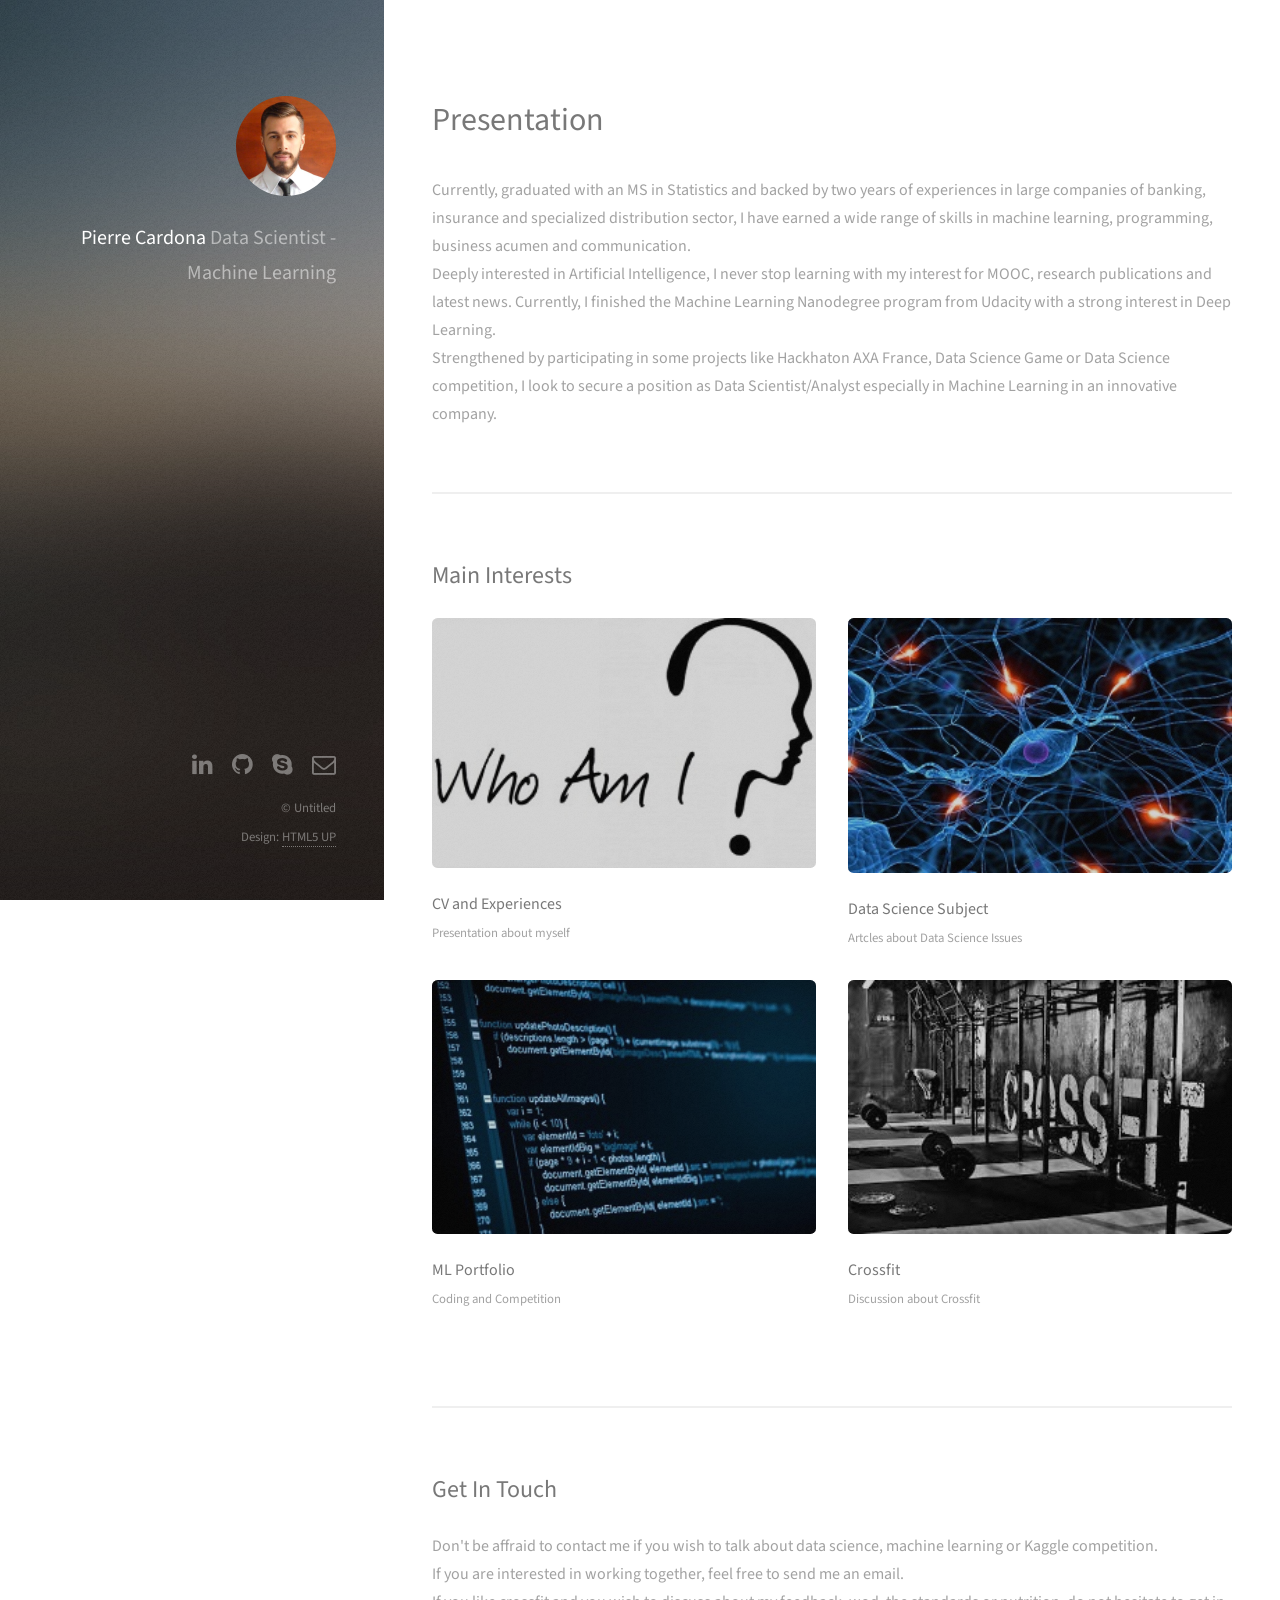
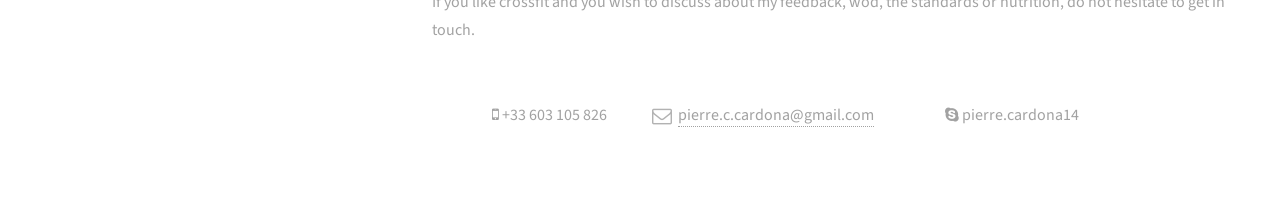
<file: index.html>
<!DOCTYPE HTML>
<!--
	Strata by HTML5 UP
	html5up.net | @ajlkn
	Free for personal and commercial use under the CCA 3.0 license (html5up.net/license)
-->
<html>
	<head>
		<title>Pierre-Cardona-ML</title>
		<meta charset="utf-8"  />
		<meta name="viewport" content="width=device-width, initial-scale=1" />
		<!--[if lte IE 8]><script src="assets/js/ie/html5shiv.js"></script><![endif]-->
		<link rel="stylesheet" href="assets/css/main.css" />
		<!--[if lte IE 8]><link rel="stylesheet" href="assets/css/ie8.css" /><![endif]-->
	</head>
	<body id="top">

		<!-- Header -->
			<header id="header">
				<div class="inner">
					<a href="#" class="image avatar"><img src="images/avatar.jpg" alt="" /></a>
					<h1><strong>Pierre Cardona</strong> <br /><br />
					Data Scientist - Machine Learning</h1>
				</div>
			
			</header>

		<!-- Main -->
			<div id="main">

					<!--section id="one-bis">
						<div class="row">
							<ul class="actions">

								<li><a href="#" class="button special">CV and Experiences</a></li>
								<li><a href="#" class="button special">Data Science Articles</a></li>
								<li><a href="#" class="button special">ML Portfolio</a></li>
								<li><a href="#" class="button special">Crossfit</a></li>
							</ul>
						</div>
					</section>



				<!-- One -->
					<section id="one">
						<header class="major">
							<h2>Presentation
						</header>
						<p>Currently, graduated with an MS in Statistics and backed by two years of experiences in large companies of banking, insurance and specialized distribution sector, I have earned a wide range of skills in machine learning, programming, business acumen and communication. <br />

						Deeply interested in Artificial Intelligence, I never stop learning with my interest for MOOC, research publications and latest news. Currently, I finished the Machine Learning Nanodegree program from Udacity with a strong interest in Deep Learning. <br />

						Strengthened by participating in some projects like Hackhaton AXA France, Data Science Game or Data Science competition, I look to secure a position as Data Scientist/Analyst especially in Machine Learning in an innovative company.</p>
					</section>



				<!-- Two -->
					<section id="two">
						<h2>Main Interests</h2>
						<div class="row">
							<article class="6u 12u$(xsmall) work-item">
								<a href="images/fulls/who.jpg" class="image fit thumb"><img src="images/thumbs/who.jpg" alt="" /></a>
								<h3>CV and Experiences</h3>
								<p>Presentation about myself</p>
							</article>
							<article class="6u$ 12u$(xsmall) work-item">
								<a href="images/fulls/nn.jpg" class="image fit thumb"><img src="images/thumbs/nn.jpg" alt="" /></a>
								<h3>Data Science Subject</h3>
								<p>Artcles about Data Science Issues</p>
							</article>
							<article class="6u 12u$(xsmall) work-item">
								<a href="images/fulls/programming.jpg" class="image fit thumb"><img src="images/thumbs/programming.jpg" alt="" /></a>
								<h3>ML Portfolio</h3>
								<p>Coding and Competition</p>
							</article>
							<article class="6u$ 12u$(xsmall) work-item">
								<a href="images/fulls/crossfit.jpg" class="image fit thumb"><img src="images/thumbs/crossfit.jpg" alt="" /></a>
								<h3>Crossfit</h3>
								<p> Discussion about Crossfit</p>
							</article>
						</div>
					</section>







				<!-- Three -->
					<section id="three">
						<h2>Get In Touch</h2>
						<p> Don't be affraid to contact me if you wish to talk about data science, machine learning or Kaggle competition. <br />
						If you are interested in working together, feel free to send me an email. <br />
						If you like crossfit and you wish to discuss about my feedback, wod, the standards or nutrition, do not hesitate to get in touch.  </p>
						<div class="inner">
								<ul class="labeled-icons">
									<li>
										<a class="icon fa-mobile"><span class="label">Phone</span></a>
										+33 603 105 826
									</li>
									<li>
										<h3 class="icon fa-envelope-o"><span class="label">Email</span></h3>
										<a href="mailto:pierre.c.cardona@gmail.com ">pierre.c.cardona@gmail.com</a>
									</li>
									<li>
										<a class="icon fa-skype"><span class="label">Skype</span></a>
										pierre.cardona14
									</li>

								</ul>
						</div>
					</section>
			</div>



		<!-- Footer -->
			<footer id="footer">
				<div class="inner">
					<ul class="icons">
						<li><a href="https://ie.linkedin.com/in/pierre-cardona-1024" class="icon fa-linkedin"><span class="label">LinkedIn</span></a></li>
						<li><a href="https://github.com/PierreC1024" class="icon fa-github"><span class="label">Github</span></a></li>
						<li><a href="skype:pierre.cardona14?chat" class="icon fa-skype"><span class="label">Skype</span></a></li>
						<li><a href="mailto:pierre.c.cardona@gmail.com" class="icon fa-envelope-o"><span class="label">Email</span></a></li>
					</ul>
					<ul class="copyright">
						<li>&copy; Untitled</li><li>Design: <a href="http://html5up.net">HTML5 UP</a></li>
					</ul>
				</div>
			</footer>

		<!-- Scripts -->
			<script src="assets/js/jquery.min.js"></script>
			<script src="assets/js/jquery.poptrox.min.js"></script>
			<script src="assets/js/skel.min.js"></script>
			<script src="assets/js/util.js"></script>
			<!--[if lte IE 8]><script src="assets/js/ie/respond.min.js"></script><![endif]-->
			<script src="assets/js/main.js"></script>

	</body>
</html>
</file>
<file: assets/css/ie8.css>
/*
	Strata by HTML5 UP
	html5up.net | @ajlkn
	Free for personal and commercial use under the CCA 3.0 license (html5up.net/license)
*/

/* Button */

	input[type="submit"],
	input[type="reset"],
	input[type="button"],
	.button {
		position: relative;
		-ms-behavior: url("assets/js/ie/PIE.htc");
	}

/* Form */

	input[type="text"],
	input[type="password"],
	input[type="email"],
	select,
	textarea {
		position: relative;
		-ms-behavior: url("assets/js/ie/PIE.htc");
	}

	input[type="text"],
	input[type="password"],
	input[type="email"],
	select {
		height: 2.75em;
		line-height: 2.75em;
	}

	input[type="checkbox"] + label:before,
	input[type="radio"] + label:before {
		display: none;
	}

/* Image */

	.image {
		position: relative;
		-ms-behavior: url("assets/js/ie/PIE.htc");
	}

		.image:before, .image:after {
			display: none !important;
		}

		.image img {
			position: relative;
			-ms-behavior: url("assets/js/ie/PIE.htc");
		}

/* Header */

	#header {
		background-image: url("../../images/bg.jpg");
		background-repeat: no-repeat;
		background-size: cover;
		-ms-behavior: url("assets/js/ie/backgroundsize.min.htc");
	}

		#header h1 {
			color: #ffffff;
		}

/* Footer */

	#footer .icons a {
		color: #ffffff;
	}
</file>
<file: assets/css/main.css>
@import url("font-awesome.min.css");
@import url("https://fonts.googleapis.com/css?family=Source+Sans+Pro:400,400italic");

/*
	Strata by HTML5 UP
	html5up.net | @ajlkn
	Free for personal and commercial use under the CCA 3.0 license (html5up.net/license)
*/

/* Reset */

	html, body, div, span, applet, object, iframe, h1, h2, h3, h4, h5, h6, p, blockquote, pre, a, abbr, acronym, address, big, cite, code, del, dfn, em, img, ins, kbd, q, s, samp, small, strike, strong, sub, sup, tt, var, b, u, i, center, dl, dt, dd, ol, ul, li, fieldset, form, label, legend, table, caption, tbody, tfoot, thead, tr, th, td, article, aside, canvas, details, embed, figure, figcaption, footer, header, hgroup, menu, nav, output, ruby, section, summary, time, mark, audio, video {
		margin: 0;
		padding: 0;
		border: 0;
		font-size: 100%;
		font: inherit;
		vertical-align: baseline;
	}

	article, aside, details, figcaption, figure, footer, header, hgroup, menu, nav, section {
		display: block;
	}

	body {
		line-height: 1;
	}

	ol, ul {
		list-style: none;
	}

	blockquote, q {
		quotes: none;
	}

	blockquote:before, blockquote:after, q:before, q:after {
		content: '';
		content: none;
	}

	table {
		border-collapse: collapse;
		border-spacing: 0;
	}

	body {
		-webkit-text-size-adjust: none;
	}

/* Box Model */

	*, *:before, *:after {
		-moz-box-sizing: border-box;
		-webkit-box-sizing: border-box;
		box-sizing: border-box;
	}

/* Containers */

	.container {
		margin-left: auto;
		margin-right: auto;
	}

	.container.\31 25\25 {
		width: 100%;
		max-width: 1200px;
		min-width: 960px;
	}

	.container.\37 5\25 {
		width: 720px;
	}

	.container.\35 0\25 {
		width: 480px;
	}

	.container.\32 5\25 {
		width: 240px;
	}

	.container {
		width: 960px;
	}

	@media screen and (max-width: 1800px) {

		.container.\31 25\25 {
			width: 100%;
			max-width: 1200px;
			min-width: 960px;
		}

		.container.\37 5\25 {
			width: 720px;
		}

		.container.\35 0\25 {
			width: 480px;
		}

		.container.\32 5\25 {
			width: 240px;
		}

		.container {
			width: 960px;
		}

	}

	@media screen and (max-width: 1280px) {

		.container.\31 25\25 {
			width: 100%;
			max-width: 1200px;
			min-width: 960px;
		}

		.container.\37 5\25 {
			width: 720px;
		}

		.container.\35 0\25 {
			width: 480px;
		}

		.container.\32 5\25 {
			width: 240px;
		}

		.container {
			width: 960px;
		}

	}

	@media screen and (max-width: 980px) {

		.container.\31 25\25 {
			width: 100%;
			max-width: 1200px;
			min-width: 960px;
		}

		.container.\37 5\25 {
			width: 720px;
		}

		.container.\35 0\25 {
			width: 480px;
		}

		.container.\32 5\25 {
			width: 240px;
		}

		.container {
			width: 960px;
		}

	}

	@media screen and (max-width: 736px) {

		.container.\31 25\25 {
			width: 100%;
			max-width: 1200px;
			min-width: 960px;
		}

		.container.\37 5\25 {
			width: 720px;
		}

		.container.\35 0\25 {
			width: 480px;
		}

		.container.\32 5\25 {
			width: 240px;
		}

		.container {
			width: 960px;
		}

	}

	@media screen and (max-width: 480px) {

		.container.\31 25\25 {
			width: 100%;
			max-width: 1200px;
			min-width: 960px;
		}

		.container.\37 5\25 {
			width: 720px;
		}

		.container.\35 0\25 {
			width: 480px;
		}

		.container.\32 5\25 {
			width: 240px;
		}

		.container {
			width: 960px;
		}

	}

/* Grid */

	.row {
		border-bottom: solid 1px transparent;
		-moz-box-sizing: border-box;
		-webkit-box-sizing: border-box;
		box-sizing: border-box;
	}

	.row > * {
		float: left;
		-moz-box-sizing: border-box;
		-webkit-box-sizing: border-box;
		box-sizing: border-box;
	}

	.row:after, .row:before {
		content: '';
		display: block;
		clear: both;
		height: 0;
	}

	.row.uniform > * > :first-child {
		margin-top: 0;
	}

	.row.uniform > * > :last-child {
		margin-bottom: 0;
	}

	.row.\30 \25 > * {
		padding: 0 0 0 0em;
	}

	.row.\30 \25 {
		margin: 0 0 -1px 0em;
	}

	.row.uniform.\30 \25 > * {
		padding: 0em 0 0 0em;
	}

	.row.uniform.\30 \25 {
		margin: 0em 0 -1px 0em;
	}

	.row > * {
		padding: 0 0 0 2.5em;
	}

	.row {
		margin: 0 0 -1px -2.5em;
	}

	.row.uniform > * {
		padding: 2.5em 0 0 2.5em;
	}

	.row.uniform {
		margin: -2.5em 0 -1px -2.5em;
	}

	.row.\32 00\25 > * {
		padding: 0 0 0 5em;
	}

	.row.\32 00\25 {
		margin: 0 0 -1px -5em;
	}

	.row.uniform.\32 00\25 > * {
		padding: 5em 0 0 5em;
	}

	.row.uniform.\32 00\25 {
		margin: -5em 0 -1px -5em;
	}

	.row.\31 50\25 > * {
		padding: 0 0 0 3.75em;
	}

	.row.\31 50\25 {
		margin: 0 0 -1px -3.75em;
	}

	.row.uniform.\31 50\25 > * {
		padding: 3.75em 0 0 3.75em;
	}

	.row.uniform.\31 50\25 {
		margin: -3.75em 0 -1px -3.75em;
	}

	.row.\35 0\25 > * {
		padding: 0 0 0 1.25em;
	}

	.row.\35 0\25 {
		margin: 0 0 -1px -1.25em;
	}

	.row.uniform.\35 0\25 > * {
		padding: 1.25em 0 0 1.25em;
	}

	.row.uniform.\35 0\25 {
		margin: -1.25em 0 -1px -1.25em;
	}

	.row.\32 5\25 > * {
		padding: 0 0 0 0.625em;
	}

	.row.\32 5\25 {
		margin: 0 0 -1px -0.625em;
	}

	.row.uniform.\32 5\25 > * {
		padding: 0.625em 0 0 0.625em;
	}

	.row.uniform.\32 5\25 {
		margin: -0.625em 0 -1px -0.625em;
	}

	.\31 2u, .\31 2u\24 {
		width: 100%;
		clear: none;
		margin-left: 0;
	}

	.\31 1u, .\31 1u\24 {
		width: 91.6666666667%;
		clear: none;
		margin-left: 0;
	}

	.\31 0u, .\31 0u\24 {
		width: 83.3333333333%;
		clear: none;
		margin-left: 0;
	}

	.\39 u, .\39 u\24 {
		width: 75%;
		clear: none;
		margin-left: 0;
	}

	.\38 u, .\38 u\24 {
		width: 66.6666666667%;
		clear: none;
		margin-left: 0;
	}

	.\37 u, .\37 u\24 {
		width: 58.3333333333%;
		clear: none;
		margin-left: 0;
	}

	.\36 u, .\36 u\24 {
		width: 50%;
		clear: none;
		margin-left: 0;
	}

	.\35 u, .\35 u\24 {
		width: 41.6666666667%;
		clear: none;
		margin-left: 0;
	}

	.\34 u, .\34 u\24 {
		width: 33.3333333333%;
		clear: none;
		margin-left: 0;
	}

	.\33 u, .\33 u\24 {
		width: 25%;
		clear: none;
		margin-left: 0;
	}

	.\32 u, .\32 u\24 {
		width: 16.6666666667%;
		clear: none;
		margin-left: 0;
	}

	.\31 u, .\31 u\24 {
		width: 8.3333333333%;
		clear: none;
		margin-left: 0;
	}

	.\31 2u\24 + *,
	.\31 1u\24 + *,
	.\31 0u\24 + *,
	.\39 u\24 + *,
	.\38 u\24 + *,
	.\37 u\24 + *,
	.\36 u\24 + *,
	.\35 u\24 + *,
	.\34 u\24 + *,
	.\33 u\24 + *,
	.\32 u\24 + *,
	.\31 u\24 + * {
		clear: left;
	}

	.\-11u {
		margin-left: 91.66667%;
	}

	.\-10u {
		margin-left: 83.33333%;
	}

	.\-9u {
		margin-left: 75%;
	}

	.\-8u {
		margin-left: 66.66667%;
	}

	.\-7u {
		margin-left: 58.33333%;
	}

	.\-6u {
		margin-left: 50%;
	}

	.\-5u {
		margin-left: 41.66667%;
	}

	.\-4u {
		margin-left: 33.33333%;
	}

	.\-3u {
		margin-left: 25%;
	}

	.\-2u {
		margin-left: 16.66667%;
	}

	.\-1u {
		margin-left: 8.33333%;
	}

	@media screen and (max-width: 1800px) {

		.row > * {
			padding: 0 0 0 2.5em;
		}

		.row {
			margin: 0 0 -1px -2.5em;
		}

		.row.uniform > * {
			padding: 2.5em 0 0 2.5em;
		}

		.row.uniform {
			margin: -2.5em 0 -1px -2.5em;
		}

		.row.\32 00\25 > * {
			padding: 0 0 0 5em;
		}

		.row.\32 00\25 {
			margin: 0 0 -1px -5em;
		}

		.row.uniform.\32 00\25 > * {
			padding: 5em 0 0 5em;
		}

		.row.uniform.\32 00\25 {
			margin: -5em 0 -1px -5em;
		}

		.row.\31 50\25 > * {
			padding: 0 0 0 3.75em;
		}

		.row.\31 50\25 {
			margin: 0 0 -1px -3.75em;
		}

		.row.uniform.\31 50\25 > * {
			padding: 3.75em 0 0 3.75em;
		}

		.row.uniform.\31 50\25 {
			margin: -3.75em 0 -1px -3.75em;
		}

		.row.\35 0\25 > * {
			padding: 0 0 0 1.25em;
		}

		.row.\35 0\25 {
			margin: 0 0 -1px -1.25em;
		}

		.row.uniform.\35 0\25 > * {
			padding: 1.25em 0 0 1.25em;
		}

		.row.uniform.\35 0\25 {
			margin: -1.25em 0 -1px -1.25em;
		}

		.row.\32 5\25 > * {
			padding: 0 0 0 0.625em;
		}

		.row.\32 5\25 {
			margin: 0 0 -1px -0.625em;
		}

		.row.uniform.\32 5\25 > * {
			padding: 0.625em 0 0 0.625em;
		}

		.row.uniform.\32 5\25 {
			margin: -0.625em 0 -1px -0.625em;
		}

		.\31 2u\28xlarge\29, .\31 2u\24\28xlarge\29 {
			width: 100%;
			clear: none;
			margin-left: 0;
		}

		.\31 1u\28xlarge\29, .\31 1u\24\28xlarge\29 {
			width: 91.6666666667%;
			clear: none;
			margin-left: 0;
		}

		.\31 0u\28xlarge\29, .\31 0u\24\28xlarge\29 {
			width: 83.3333333333%;
			clear: none;
			margin-left: 0;
		}

		.\39 u\28xlarge\29, .\39 u\24\28xlarge\29 {
			width: 75%;
			clear: none;
			margin-left: 0;
		}

		.\38 u\28xlarge\29, .\38 u\24\28xlarge\29 {
			width: 66.6666666667%;
			clear: none;
			margin-left: 0;
		}

		.\37 u\28xlarge\29, .\37 u\24\28xlarge\29 {
			width: 58.3333333333%;
			clear: none;
			margin-left: 0;
		}

		.\36 u\28xlarge\29, .\36 u\24\28xlarge\29 {
			width: 50%;
			clear: none;
			margin-left: 0;
		}

		.\35 u\28xlarge\29, .\35 u\24\28xlarge\29 {
			width: 41.6666666667%;
			clear: none;
			margin-left: 0;
		}

		.\34 u\28xlarge\29, .\34 u\24\28xlarge\29 {
			width: 33.3333333333%;
			clear: none;
			margin-left: 0;
		}

		.\33 u\28xlarge\29, .\33 u\24\28xlarge\29 {
			width: 25%;
			clear: none;
			margin-left: 0;
		}

		.\32 u\28xlarge\29, .\32 u\24\28xlarge\29 {
			width: 16.6666666667%;
			clear: none;
			margin-left: 0;
		}

		.\31 u\28xlarge\29, .\31 u\24\28xlarge\29 {
			width: 8.3333333333%;
			clear: none;
			margin-left: 0;
		}

		.\31 2u\24\28xlarge\29 + *,
		.\31 1u\24\28xlarge\29 + *,
		.\31 0u\24\28xlarge\29 + *,
		.\39 u\24\28xlarge\29 + *,
		.\38 u\24\28xlarge\29 + *,
		.\37 u\24\28xlarge\29 + *,
		.\36 u\24\28xlarge\29 + *,
		.\35 u\24\28xlarge\29 + *,
		.\34 u\24\28xlarge\29 + *,
		.\33 u\24\28xlarge\29 + *,
		.\32 u\24\28xlarge\29 + *,
		.\31 u\24\28xlarge\29 + * {
			clear: left;
		}

		.\-11u\28xlarge\29 {
			margin-left: 91.66667%;
		}

		.\-10u\28xlarge\29 {
			margin-left: 83.33333%;
		}

		.\-9u\28xlarge\29 {
			margin-left: 75%;
		}

		.\-8u\28xlarge\29 {
			margin-left: 66.66667%;
		}

		.\-7u\28xlarge\29 {
			margin-left: 58.33333%;
		}

		.\-6u\28xlarge\29 {
			margin-left: 50%;
		}

		.\-5u\28xlarge\29 {
			margin-left: 41.66667%;
		}

		.\-4u\28xlarge\29 {
			margin-left: 33.33333%;
		}

		.\-3u\28xlarge\29 {
			margin-left: 25%;
		}

		.\-2u\28xlarge\29 {
			margin-left: 16.66667%;
		}

		.\-1u\28xlarge\29 {
			margin-left: 8.33333%;
		}

	}

	@media screen and (max-width: 1280px) {

		.row > * {
			padding: 0 0 0 2em;
		}

		.row {
			margin: 0 0 -1px -2em;
		}

		.row.uniform > * {
			padding: 2em 0 0 2em;
		}

		.row.uniform {
			margin: -2em 0 -1px -2em;
		}

		.row.\32 00\25 > * {
			padding: 0 0 0 4em;
		}

		.row.\32 00\25 {
			margin: 0 0 -1px -4em;
		}

		.row.uniform.\32 00\25 > * {
			padding: 4em 0 0 4em;
		}

		.row.uniform.\32 00\25 {
			margin: -4em 0 -1px -4em;
		}

		.row.\31 50\25 > * {
			padding: 0 0 0 3em;
		}

		.row.\31 50\25 {
			margin: 0 0 -1px -3em;
		}

		.row.uniform.\31 50\25 > * {
			padding: 3em 0 0 3em;
		}

		.row.uniform.\31 50\25 {
			margin: -3em 0 -1px -3em;
		}

		.row.\35 0\25 > * {
			padding: 0 0 0 1em;
		}

		.row.\35 0\25 {
			margin: 0 0 -1px -1em;
		}

		.row.uniform.\35 0\25 > * {
			padding: 1em 0 0 1em;
		}

		.row.uniform.\35 0\25 {
			margin: -1em 0 -1px -1em;
		}

		.row.\32 5\25 > * {
			padding: 0 0 0 0.5em;
		}

		.row.\32 5\25 {
			margin: 0 0 -1px -0.5em;
		}

		.row.uniform.\32 5\25 > * {
			padding: 0.5em 0 0 0.5em;
		}

		.row.uniform.\32 5\25 {
			margin: -0.5em 0 -1px -0.5em;
		}

		.\31 2u\28large\29, .\31 2u\24\28large\29 {
			width: 100%;
			clear: none;
			margin-left: 0;
		}

		.\31 1u\28large\29, .\31 1u\24\28large\29 {
			width: 91.6666666667%;
			clear: none;
			margin-left: 0;
		}

		.\31 0u\28large\29, .\31 0u\24\28large\29 {
			width: 83.3333333333%;
			clear: none;
			margin-left: 0;
		}

		.\39 u\28large\29, .\39 u\24\28large\29 {
			width: 75%;
			clear: none;
			margin-left: 0;
		}

		.\38 u\28large\29, .\38 u\24\28large\29 {
			width: 66.6666666667%;
			clear: none;
			margin-left: 0;
		}

		.\37 u\28large\29, .\37 u\24\28large\29 {
			width: 58.3333333333%;
			clear: none;
			margin-left: 0;
		}

		.\36 u\28large\29, .\36 u\24\28large\29 {
			width: 50%;
			clear: none;
			margin-left: 0;
		}

		.\35 u\28large\29, .\35 u\24\28large\29 {
			width: 41.6666666667%;
			clear: none;
			margin-left: 0;
		}

		.\34 u\28large\29, .\34 u\24\28large\29 {
			width: 33.3333333333%;
			clear: none;
			margin-left: 0;
		}

		.\33 u\28large\29, .\33 u\24\28large\29 {
			width: 25%;
			clear: none;
			margin-left: 0;
		}

		.\32 u\28large\29, .\32 u\24\28large\29 {
			width: 16.6666666667%;
			clear: none;
			margin-left: 0;
		}

		.\31 u\28large\29, .\31 u\24\28large\29 {
			width: 8.3333333333%;
			clear: none;
			margin-left: 0;
		}

		.\31 2u\24\28large\29 + *,
		.\31 1u\24\28large\29 + *,
		.\31 0u\24\28large\29 + *,
		.\39 u\24\28large\29 + *,
		.\38 u\24\28large\29 + *,
		.\37 u\24\28large\29 + *,
		.\36 u\24\28large\29 + *,
		.\35 u\24\28large\29 + *,
		.\34 u\24\28large\29 + *,
		.\33 u\24\28large\29 + *,
		.\32 u\24\28large\29 + *,
		.\31 u\24\28large\29 + * {
			clear: left;
		}

		.\-11u\28large\29 {
			margin-left: 91.66667%;
		}

		.\-10u\28large\29 {
			margin-left: 83.33333%;
		}

		.\-9u\28large\29 {
			margin-left: 75%;
		}

		.\-8u\28large\29 {
			margin-left: 66.66667%;
		}

		.\-7u\28large\29 {
			margin-left: 58.33333%;
		}

		.\-6u\28large\29 {
			margin-left: 50%;
		}

		.\-5u\28large\29 {
			margin-left: 41.66667%;
		}

		.\-4u\28large\29 {
			margin-left: 33.33333%;
		}

		.\-3u\28large\29 {
			margin-left: 25%;
		}

		.\-2u\28large\29 {
			margin-left: 16.66667%;
		}

		.\-1u\28large\29 {
			margin-left: 8.33333%;
		}

	}

	@media screen and (max-width: 980px) {

		.row > * {
			padding: 0 0 0 2em;
		}

		.row {
			margin: 0 0 -1px -2em;
		}

		.row.uniform > * {
			padding: 2em 0 0 2em;
		}

		.row.uniform {
			margin: -2em 0 -1px -2em;
		}

		.row.\32 00\25 > * {
			padding: 0 0 0 4em;
		}

		.row.\32 00\25 {
			margin: 0 0 -1px -4em;
		}

		.row.uniform.\32 00\25 > * {
			padding: 4em 0 0 4em;
		}

		.row.uniform.\32 00\25 {
			margin: -4em 0 -1px -4em;
		}

		.row.\31 50\25 > * {
			padding: 0 0 0 3em;
		}

		.row.\31 50\25 {
			margin: 0 0 -1px -3em;
		}

		.row.uniform.\31 50\25 > * {
			padding: 3em 0 0 3em;
		}

		.row.uniform.\31 50\25 {
			margin: -3em 0 -1px -3em;
		}

		.row.\35 0\25 > * {
			padding: 0 0 0 1em;
		}

		.row.\35 0\25 {
			margin: 0 0 -1px -1em;
		}

		.row.uniform.\35 0\25 > * {
			padding: 1em 0 0 1em;
		}

		.row.uniform.\35 0\25 {
			margin: -1em 0 -1px -1em;
		}

		.row.\32 5\25 > * {
			padding: 0 0 0 0.5em;
		}

		.row.\32 5\25 {
			margin: 0 0 -1px -0.5em;
		}

		.row.uniform.\32 5\25 > * {
			padding: 0.5em 0 0 0.5em;
		}

		.row.uniform.\32 5\25 {
			margin: -0.5em 0 -1px -0.5em;
		}

		.\31 2u\28medium\29, .\31 2u\24\28medium\29 {
			width: 100%;
			clear: none;
			margin-left: 0;
		}

		.\31 1u\28medium\29, .\31 1u\24\28medium\29 {
			width: 91.6666666667%;
			clear: none;
			margin-left: 0;
		}

		.\31 0u\28medium\29, .\31 0u\24\28medium\29 {
			width: 83.3333333333%;
			clear: none;
			margin-left: 0;
		}

		.\39 u\28medium\29, .\39 u\24\28medium\29 {
			width: 75%;
			clear: none;
			margin-left: 0;
		}

		.\38 u\28medium\29, .\38 u\24\28medium\29 {
			width: 66.6666666667%;
			clear: none;
			margin-left: 0;
		}

		.\37 u\28medium\29, .\37 u\24\28medium\29 {
			width: 58.3333333333%;
			clear: none;
			margin-left: 0;
		}

		.\36 u\28medium\29, .\36 u\24\28medium\29 {
			width: 50%;
			clear: none;
			margin-left: 0;
		}

		.\35 u\28medium\29, .\35 u\24\28medium\29 {
			width: 41.6666666667%;
			clear: none;
			margin-left: 0;
		}

		.\34 u\28medium\29, .\34 u\24\28medium\29 {
			width: 33.3333333333%;
			clear: none;
			margin-left: 0;
		}

		.\33 u\28medium\29, .\33 u\24\28medium\29 {
			width: 25%;
			clear: none;
			margin-left: 0;
		}

		.\32 u\28medium\29, .\32 u\24\28medium\29 {
			width: 16.6666666667%;
			clear: none;
			margin-left: 0;
		}

		.\31 u\28medium\29, .\31 u\24\28medium\29 {
			width: 8.3333333333%;
			clear: none;
			margin-left: 0;
		}

		.\31 2u\24\28medium\29 + *,
		.\31 1u\24\28medium\29 + *,
		.\31 0u\24\28medium\29 + *,
		.\39 u\24\28medium\29 + *,
		.\38 u\24\28medium\29 + *,
		.\37 u\24\28medium\29 + *,
		.\36 u\24\28medium\29 + *,
		.\35 u\24\28medium\29 + *,
		.\34 u\24\28medium\29 + *,
		.\33 u\24\28medium\29 + *,
		.\32 u\24\28medium\29 + *,
		.\31 u\24\28medium\29 + * {
			clear: left;
		}

		.\-11u\28medium\29 {
			margin-left: 91.66667%;
		}

		.\-10u\28medium\29 {
			margin-left: 83.33333%;
		}

		.\-9u\28medium\29 {
			margin-left: 75%;
		}

		.\-8u\28medium\29 {
			margin-left: 66.66667%;
		}

		.\-7u\28medium\29 {
			margin-left: 58.33333%;
		}

		.\-6u\28medium\29 {
			margin-left: 50%;
		}

		.\-5u\28medium\29 {
			margin-left: 41.66667%;
		}

		.\-4u\28medium\29 {
			margin-left: 33.33333%;
		}

		.\-3u\28medium\29 {
			margin-left: 25%;
		}

		.\-2u\28medium\29 {
			margin-left: 16.66667%;
		}

		.\-1u\28medium\29 {
			margin-left: 8.33333%;
		}

	}

	@media screen and (max-width: 736px) {

		.row > * {
			padding: 0 0 0 1.5em;
		}

		.row {
			margin: 0 0 -1px -1.5em;
		}

		.row.uniform > * {
			padding: 1.5em 0 0 1.5em;
		}

		.row.uniform {
			margin: -1.5em 0 -1px -1.5em;
		}

		.row.\32 00\25 > * {
			padding: 0 0 0 3em;
		}

		.row.\32 00\25 {
			margin: 0 0 -1px -3em;
		}

		.row.uniform.\32 00\25 > * {
			padding: 3em 0 0 3em;
		}

		.row.uniform.\32 00\25 {
			margin: -3em 0 -1px -3em;
		}

		.row.\31 50\25 > * {
			padding: 0 0 0 2.25em;
		}

		.row.\31 50\25 {
			margin: 0 0 -1px -2.25em;
		}

		.row.uniform.\31 50\25 > * {
			padding: 2.25em 0 0 2.25em;
		}

		.row.uniform.\31 50\25 {
			margin: -2.25em 0 -1px -2.25em;
		}

		.row.\35 0\25 > * {
			padding: 0 0 0 0.75em;
		}

		.row.\35 0\25 {
			margin: 0 0 -1px -0.75em;
		}

		.row.uniform.\35 0\25 > * {
			padding: 0.75em 0 0 0.75em;
		}

		.row.uniform.\35 0\25 {
			margin: -0.75em 0 -1px -0.75em;
		}

		.row.\32 5\25 > * {
			padding: 0 0 0 0.375em;
		}

		.row.\32 5\25 {
			margin: 0 0 -1px -0.375em;
		}

		.row.uniform.\32 5\25 > * {
			padding: 0.375em 0 0 0.375em;
		}

		.row.uniform.\32 5\25 {
			margin: -0.375em 0 -1px -0.375em;
		}

		.\31 2u\28small\29, .\31 2u\24\28small\29 {
			width: 100%;
			clear: none;
			margin-left: 0;
		}

		.\31 1u\28small\29, .\31 1u\24\28small\29 {
			width: 91.6666666667%;
			clear: none;
			margin-left: 0;
		}

		.\31 0u\28small\29, .\31 0u\24\28small\29 {
			width: 83.3333333333%;
			clear: none;
			margin-left: 0;
		}

		.\39 u\28small\29, .\39 u\24\28small\29 {
			width: 75%;
			clear: none;
			margin-left: 0;
		}

		.\38 u\28small\29, .\38 u\24\28small\29 {
			width: 66.6666666667%;
			clear: none;
			margin-left: 0;
		}

		.\37 u\28small\29, .\37 u\24\28small\29 {
			width: 58.3333333333%;
			clear: none;
			margin-left: 0;
		}

		.\36 u\28small\29, .\36 u\24\28small\29 {
			width: 50%;
			clear: none;
			margin-left: 0;
		}

		.\35 u\28small\29, .\35 u\24\28small\29 {
			width: 41.6666666667%;
			clear: none;
			margin-left: 0;
		}

		.\34 u\28small\29, .\34 u\24\28small\29 {
			width: 33.3333333333%;
			clear: none;
			margin-left: 0;
		}

		.\33 u\28small\29, .\33 u\24\28small\29 {
			width: 25%;
			clear: none;
			margin-left: 0;
		}

		.\32 u\28small\29, .\32 u\24\28small\29 {
			width: 16.6666666667%;
			clear: none;
			margin-left: 0;
		}

		.\31 u\28small\29, .\31 u\24\28small\29 {
			width: 8.3333333333%;
			clear: none;
			margin-left: 0;
		}

		.\31 2u\24\28small\29 + *,
		.\31 1u\24\28small\29 + *,
		.\31 0u\24\28small\29 + *,
		.\39 u\24\28small\29 + *,
		.\38 u\24\28small\29 + *,
		.\37 u\24\28small\29 + *,
		.\36 u\24\28small\29 + *,
		.\35 u\24\28small\29 + *,
		.\34 u\24\28small\29 + *,
		.\33 u\24\28small\29 + *,
		.\32 u\24\28small\29 + *,
		.\31 u\24\28small\29 + * {
			clear: left;
		}

		.\-11u\28small\29 {
			margin-left: 91.66667%;
		}

		.\-10u\28small\29 {
			margin-left: 83.33333%;
		}

		.\-9u\28small\29 {
			margin-left: 75%;
		}

		.\-8u\28small\29 {
			margin-left: 66.66667%;
		}

		.\-7u\28small\29 {
			margin-left: 58.33333%;
		}

		.\-6u\28small\29 {
			margin-left: 50%;
		}

		.\-5u\28small\29 {
			margin-left: 41.66667%;
		}

		.\-4u\28small\29 {
			margin-left: 33.33333%;
		}

		.\-3u\28small\29 {
			margin-left: 25%;
		}

		.\-2u\28small\29 {
			margin-left: 16.66667%;
		}

		.\-1u\28small\29 {
			margin-left: 8.33333%;
		}

	}

	@media screen and (max-width: 480px) {

		.row > * {
			padding: 0 0 0 1.5em;
		}

		.row {
			margin: 0 0 -1px -1.5em;
		}

		.row.uniform > * {
			padding: 1.5em 0 0 1.5em;
		}

		.row.uniform {
			margin: -1.5em 0 -1px -1.5em;
		}

		.row.\32 00\25 > * {
			padding: 0 0 0 3em;
		}

		.row.\32 00\25 {
			margin: 0 0 -1px -3em;
		}

		.row.uniform.\32 00\25 > * {
			padding: 3em 0 0 3em;
		}

		.row.uniform.\32 00\25 {
			margin: -3em 0 -1px -3em;
		}

		.row.\31 50\25 > * {
			padding: 0 0 0 2.25em;
		}

		.row.\31 50\25 {
			margin: 0 0 -1px -2.25em;
		}

		.row.uniform.\31 50\25 > * {
			padding: 2.25em 0 0 2.25em;
		}

		.row.uniform.\31 50\25 {
			margin: -2.25em 0 -1px -2.25em;
		}

		.row.\35 0\25 > * {
			padding: 0 0 0 0.75em;
		}

		.row.\35 0\25 {
			margin: 0 0 -1px -0.75em;
		}

		.row.uniform.\35 0\25 > * {
			padding: 0.75em 0 0 0.75em;
		}

		.row.uniform.\35 0\25 {
			margin: -0.75em 0 -1px -0.75em;
		}

		.row.\32 5\25 > * {
			padding: 0 0 0 0.375em;
		}

		.row.\32 5\25 {
			margin: 0 0 -1px -0.375em;
		}

		.row.uniform.\32 5\25 > * {
			padding: 0.375em 0 0 0.375em;
		}

		.row.uniform.\32 5\25 {
			margin: -0.375em 0 -1px -0.375em;
		}

		.\31 2u\28xsmall\29, .\31 2u\24\28xsmall\29 {
			width: 100%;
			clear: none;
			margin-left: 0;
		}

		.\31 1u\28xsmall\29, .\31 1u\24\28xsmall\29 {
			width: 91.6666666667%;
			clear: none;
			margin-left: 0;
		}

		.\31 0u\28xsmall\29, .\31 0u\24\28xsmall\29 {
			width: 83.3333333333%;
			clear: none;
			margin-left: 0;
		}

		.\39 u\28xsmall\29, .\39 u\24\28xsmall\29 {
			width: 75%;
			clear: none;
			margin-left: 0;
		}

		.\38 u\28xsmall\29, .\38 u\24\28xsmall\29 {
			width: 66.6666666667%;
			clear: none;
			margin-left: 0;
		}

		.\37 u\28xsmall\29, .\37 u\24\28xsmall\29 {
			width: 58.3333333333%;
			clear: none;
			margin-left: 0;
		}

		.\36 u\28xsmall\29, .\36 u\24\28xsmall\29 {
			width: 50%;
			clear: none;
			margin-left: 0;
		}

		.\35 u\28xsmall\29, .\35 u\24\28xsmall\29 {
			width: 41.6666666667%;
			clear: none;
			margin-left: 0;
		}

		.\34 u\28xsmall\29, .\34 u\24\28xsmall\29 {
			width: 33.3333333333%;
			clear: none;
			margin-left: 0;
		}

		.\33 u\28xsmall\29, .\33 u\24\28xsmall\29 {
			width: 25%;
			clear: none;
			margin-left: 0;
		}

		.\32 u\28xsmall\29, .\32 u\24\28xsmall\29 {
			width: 16.6666666667%;
			clear: none;
			margin-left: 0;
		}

		.\31 u\28xsmall\29, .\31 u\24\28xsmall\29 {
			width: 8.3333333333%;
			clear: none;
			margin-left: 0;
		}

		.\31 2u\24\28xsmall\29 + *,
		.\31 1u\24\28xsmall\29 + *,
		.\31 0u\24\28xsmall\29 + *,
		.\39 u\24\28xsmall\29 + *,
		.\38 u\24\28xsmall\29 + *,
		.\37 u\24\28xsmall\29 + *,
		.\36 u\24\28xsmall\29 + *,
		.\35 u\24\28xsmall\29 + *,
		.\34 u\24\28xsmall\29 + *,
		.\33 u\24\28xsmall\29 + *,
		.\32 u\24\28xsmall\29 + *,
		.\31 u\24\28xsmall\29 + * {
			clear: left;
		}

		.\-11u\28xsmall\29 {
			margin-left: 91.66667%;
		}

		.\-10u\28xsmall\29 {
			margin-left: 83.33333%;
		}

		.\-9u\28xsmall\29 {
			margin-left: 75%;
		}

		.\-8u\28xsmall\29 {
			margin-left: 66.66667%;
		}

		.\-7u\28xsmall\29 {
			margin-left: 58.33333%;
		}

		.\-6u\28xsmall\29 {
			margin-left: 50%;
		}

		.\-5u\28xsmall\29 {
			margin-left: 41.66667%;
		}

		.\-4u\28xsmall\29 {
			margin-left: 33.33333%;
		}

		.\-3u\28xsmall\29 {
			margin-left: 25%;
		}

		.\-2u\28xsmall\29 {
			margin-left: 16.66667%;
		}

		.\-1u\28xsmall\29 {
			margin-left: 8.33333%;
		}

	}

/* Basic */

	body {
		background: #fff;
	}

		body.is-loading *, body.is-loading *:before, body.is-loading *:after {
			-moz-animation: none !important;
			-webkit-animation: none !important;
			-ms-animation: none !important;
			animation: none !important;
			-moz-transition: none !important;
			-webkit-transition: none !important;
			-ms-transition: none !important;
			transition: none !important;
		}

	body, input, select, textarea {
		color: #a2a2a2;
		font-family: "Source Sans Pro", Helvetica, sans-serif;
		font-size: 16pt;
		font-weight: 400;
		line-height: 1.75em;
	}

	a {
		-moz-transition: color 0.2s ease-in-out, border-color 0.2s ease-in-out;
		-webkit-transition: color 0.2s ease-in-out, border-color 0.2s ease-in-out;
		-ms-transition: color 0.2s ease-in-out, border-color 0.2s ease-in-out;
		transition: color 0.2s ease-in-out, border-color 0.2s ease-in-out;
		border-bottom: dotted 1px;
		color: #49bf9d;
		text-decoration: none;
	}

		a:hover {
			border-bottom-color: transparent;
			color: #49bf9d !important;
			text-decoration: none;
		}

	strong, b {
		color: #787878;
		font-weight: 400;
	}

	em, i {
		font-style: italic;
	}

	p {
		margin: 0 0 2em 0;
	}

	h1, h2, h3, h4, h5, h6 {
		color: #787878;
		font-weight: 400;
		line-height: 1em;
		margin: 0 0 1em 0;
	}

		h1 a, h2 a, h3 a, h4 a, h5 a, h6 a {
			color: inherit;
			text-decoration: none;
		}

	h1 {
		font-size: 2em;
		line-height: 1.5em;
	}

	h2 {
		font-size: 1.5em;
		line-height: 1.5em;
	}

	h3 {
		font-size: 1.25em;
		line-height: 1.5em;
	}

	h4 {
		font-size: 1.1em;
		line-height: 1.5em;
	}

	h5 {
		font-size: 0.9em;
		line-height: 1.5em;
	}

	h6 {
		font-size: 0.7em;
		line-height: 1.5em;
	}

	sub {
		font-size: 0.8em;
		position: relative;
		top: 0.5em;
	}

	sup {
		font-size: 0.8em;
		position: relative;
		top: -0.5em;
	}

	hr {
		border: 0;
		border-bottom: solid 2px #efefef;
		margin: 2em 0;
	}

		hr.major {
			margin: 3em 0;
		}

	blockquote {
		border-left: solid 6px #efefef;
		font-style: italic;
		margin: 0 0 2em 0;
		padding: 0.5em 0 0.5em 1.5em;
	}

	code {
		background: #f7f7f7;
		border-radius: 0.35em;
		border: solid 2px #efefef;
		font-family: "Courier New", monospace;
		font-size: 0.9em;
		margin: 0 0.25em;
		padding: 0.25em 0.65em;
	}

	pre {
		-webkit-overflow-scrolling: touch;
		font-family: "Courier New", monospace;
		font-size: 0.9em;
		margin: 0 0 2em 0;
	}

		pre code {
			display: block;
			line-height: 1.75em;
			padding: 1em 1.5em;
			overflow-x: auto;
		}

	.align-left {
		text-align: left;
	}

	.align-center {
		text-align: center;
	}

	.align-right {
		text-align: right;
	}

/* Section/Article */

	section.special, article.special {
		text-align: center;
	}

	header p {
		color: #b2b2b2;
		position: relative;
		margin: 0 0 1.5em 0;
	}

	header h2 + p {
		font-size: 1.25em;
		margin-top: -1em;
		line-height: 1.5em;
	}

	header h3 + p {
		font-size: 1.1em;
		margin-top: -0.8em;
		line-height: 1.5em;
	}

	header h4 + p,
	header h5 + p,
	header h6 + p {
		font-size: 0.9em;
		margin-top: -0.6em;
		line-height: 1.5em;
	}

	header.major h2 {
		font-size: 2em;
	}

/* Form */

	form {
		margin: 0 0 2em 0;
	}

	label {
		color: #787878;
		display: block;
		font-size: 0.9em;
		font-weight: 400;
		margin: 0 0 1em 0;
	}

	input[type="text"],
	input[type="password"],
	input[type="email"],
	select,
	textarea {
		-moz-appearance: none;
		-webkit-appearance: none;
		-ms-appearance: none;
		appearance: none;
		background: #f7f7f7;
		border-radius: 0.35em;
		border: solid 2px transparent;
		color: inherit;
		display: block;
		outline: 0;
		padding: 0 0.75em;
		text-decoration: none;
		width: 100%;
	}

		input[type="text"]:invalid,
		input[type="password"]:invalid,
		input[type="email"]:invalid,
		select:invalid,
		textarea:invalid {
			box-shadow: none;
		}

		input[type="text"]:focus,
		input[type="password"]:focus,
		input[type="email"]:focus,
		select:focus,
		textarea:focus {
			border-color: #49bf9d;
		}

	.select-wrapper {
		text-decoration: none;
		display: block;
		position: relative;
	}

		.select-wrapper:before {
			-moz-osx-font-smoothing: grayscale;
			-webkit-font-smoothing: antialiased;
			font-family: FontAwesome;
			font-style: normal;
			font-weight: normal;
			text-transform: none !important;
		}

		.select-wrapper:before {
			color: #dfdfdf;
			content: '\f078';
			display: block;
			height: 2.75em;
			line-height: 2.75em;
			pointer-events: none;
			position: absolute;
			right: 0;
			text-align: center;
			top: 0;
			width: 2.75em;
		}

		.select-wrapper select::-ms-expand {
			display: none;
		}

	input[type="text"],
	input[type="password"],
	input[type="email"],
	select {
		height: 2.75em;
	}

	textarea {
		padding: 0.75em;
	}

	input[type="checkbox"],
	input[type="radio"] {
		-moz-appearance: none;
		-webkit-appearance: none;
		-ms-appearance: none;
		appearance: none;
		display: block;
		float: left;
		margin-right: -2em;
		opacity: 0;
		width: 1em;
		z-index: -1;
	}

		input[type="checkbox"] + label,
		input[type="radio"] + label {
			text-decoration: none;
			color: #a2a2a2;
			cursor: pointer;
			display: inline-block;
			font-size: 1em;
			font-weight: 400;
			padding-left: 2.4em;
			padding-right: 0.75em;
			position: relative;
		}

			input[type="checkbox"] + label:before,
			input[type="radio"] + label:before {
				-moz-osx-font-smoothing: grayscale;
				-webkit-font-smoothing: antialiased;
				font-family: FontAwesome;
				font-style: normal;
				font-weight: normal;
				text-transform: none !important;
			}

			input[type="checkbox"] + label:before,
			input[type="radio"] + label:before {
				background: #f7f7f7;
				border-radius: 0.35em;
				border: solid 2px transparent;
				content: '';
				display: inline-block;
				height: 1.65em;
				left: 0;
				line-height: 1.58125em;
				position: absolute;
				text-align: center;
				top: 0;
				width: 1.65em;
			}

		input[type="checkbox"]:checked + label:before,
		input[type="radio"]:checked + label:before {
			background: #787878;
			border-color: #787878;
			color: #fff;
			content: '\f00c';
		}

		input[type="checkbox"]:focus + label:before,
		input[type="radio"]:focus + label:before {
			border-color: #49bf9d;
		}

	input[type="checkbox"] + label:before {
		border-radius: 0.35em;
	}

	input[type="radio"] + label:before {
		border-radius: 100%;
	}

	::-webkit-input-placeholder {
		color: #b2b2b2 !important;
		opacity: 1.0;
	}

	:-moz-placeholder {
		color: #b2b2b2 !important;
		opacity: 1.0;
	}

	::-moz-placeholder {
		color: #b2b2b2 !important;
		opacity: 1.0;
	}

	:-ms-input-placeholder {
		color: #b2b2b2 !important;
		opacity: 1.0;
	}

	.formerize-placeholder {
		color: #b2b2b2 !important;
		opacity: 1.0;
	}

/* Box */

	.box {
		border-radius: 0.35em;
		border: solid 2px #efefef;
		margin-bottom: 2em;
		padding: 1.5em;
	}

		.box > :last-child,
		.box > :last-child > :last-child,
		.box > :last-child > :last-child > :last-child {
			margin-bottom: 0;
		}

		.box.alt {
			border: 0;
			border-radius: 0;
			padding: 0;
		}

/* Icon */

	.icon {
		text-decoration: none;
		border-bottom: none;
		position: relative;
	}

		.icon:before {
			-moz-osx-font-smoothing: grayscale;
			-webkit-font-smoothing: antialiased;
			font-family: FontAwesome;
			font-style: normal;
			font-weight: normal;
			text-transform: none !important;
		}

		.icon > .label {
			display: none;
		}

/* Image */

	.image {
		border-radius: 0.35em;
		border: 0;
		display: inline-block;
		position: relative;
	}

		.image:before {
			-moz-transition: opacity 0.2s ease-in-out;
			-webkit-transition: opacity 0.2s ease-in-out;
			-ms-transition: opacity 0.2s ease-in-out;
			transition: opacity 0.2s ease-in-out;
			background: url("images/overlay.png");
			border-radius: 0.35em;
			content: '';
			display: block;
			height: 100%;
			left: 0;
			opacity: 0.5;
			position: absolute;
			top: 0;
			width: 100%;
		}

		.image.thumb {
			text-align: center;
		}

			.image.thumb:after {
				-moz-transition: opacity 0.2s ease-in-out;
				-webkit-transition: opacity 0.2s ease-in-out;
				-ms-transition: opacity 0.2s ease-in-out;
				transition: opacity 0.2s ease-in-out;
				border-radius: 0.35em;
				border: solid 3px rgba(255, 255, 255, 0.5);
				color: #fff;
				content: 'View';
				display: inline-block;
				font-size: 0.8em;
				font-weight: 400;
				left: 50%;
				line-height: 2.25em;
				margin: -1.25em 0 0 -3em;
				opacity: 0;
				padding: 0 1.5em;
				position: absolute;
				text-align: center;
				text-decoration: none;
				top: 50%;
				white-space: nowrap;
			}

			.image.thumb:hover:after {
				opacity: 1.0;
			}

			.image.thumb:hover:before {
				background: url("images/overlay.png"), url("images/overlay.png");
				opacity: 1.0;
			}

		.image img {
			border-radius: 0.35em;
			display: block;
		}

		.image.left {
			float: left;
			margin: 0 1.5em 1em 0;
			top: 0.25em;
		}

		.image.right {
			float: right;
			margin: 0 0 1em 1.5em;
			top: 0.25em;
		}

		.image.left, .image.right {
			max-width: 40%;
		}

			.image.left img, .image.right img {
				width: 100%;
			}

		.image.fit {
			display: block;
			margin: 0 0 2em 0;
			width: 100%;
		}

			.image.fit img {
				width: 100%;
			}

		.image.avatar {
			border-radius: 100%;
		}

			.image.avatar:before {
				display: none;
			}

			.image.avatar img {
				border-radius: 100%;
				width: 100%;
			}

/* List */

	ol {
		list-style: decimal;
		margin: 0 0 2em 0;
		padding-left: 1.25em;
	}

		ol li {
			padding-left: 0.25em;
		}

	ul {
		list-style: disc;
		margin: 0 0 2em 0;
		padding-left: 1em;
	}

		ul li {
			padding-left: 0.5em;
		}

		ul.alt {
			list-style: none;
			padding-left: 0;
		}

			ul.alt li {
				border-top: solid 2px #efefef;
				padding: 0.5em 0;
			}

				ul.alt li:first-child {
					border-top: 0;
					padding-top: 0;
				}

		ul.icons {
			cursor: default;
			list-style: none;
			padding-left: 0;
		}

			ul.icons li {
				display: inline-block;
				padding: 0 1em 0 0;
			}

				ul.icons li:last-child {
					padding-right: 0;
				}

				ul.icons li .icon:before {
					font-size: 1.5em;
				}

		ul.actions {
			cursor: default;
			list-style: none;
			padding-left: 0;
		}

			ul.actions li {
				display: inline-block;
				padding: 0 1em 0 0;
				vertical-align: middle;
			}

				ul.actions li:last-child {
					padding-right: 0;
				}

			ul.actions.small li {
				padding: 0 0.5em 0 0;
			}

			ul.actions.vertical li {
				display: block;
				padding: 1em 0 0 0;
			}

				ul.actions.vertical li:first-child {
					padding-top: 0;
				}

				ul.actions.vertical li > * {
					margin-bottom: 0;
				}

			ul.actions.vertical.small li {
				padding: 0.5em 0 0 0;
			}

				ul.actions.vertical.small li:first-child {
					padding-top: 0;
				}

			ul.actions.fit {
				display: table;
				margin-left: -1em;
				padding: 0;
				table-layout: fixed;
				width: calc(100% + 1em);
			}

				ul.actions.fit li {
					display: table-cell;
					padding: 0 0 0 1em;
				}

					ul.actions.fit li > * {
						margin-bottom: 0;
					}

				ul.actions.fit.small {
					margin-left: -0.5em;
					width: calc(100% + 0.5em);
				}

					ul.actions.fit.small li {
						padding: 0 0 0 0.5em;
					}

		ul.labeled-icons {
			list-style: none;
			padding: 0;
		}

			ul.labeled-icons li {
				display: inline-block;
				line-height: 1.75em;
				margin: 1.5em 0.5em 0.5em 1.5em;
				padding-left: 2.25em;
				position: relative;
			}

				ul.labeled-icons li:first-child {
					margin-top: 0;
				}

				ul.labeled-icons li a {
					color: inherit;
				}

				ul.labeled-icons li h3 {
					color: #b2b2b2;
					left: 0;
					position: absolute;
					text-align: center;
					top: 0;
					width: 2em;
				}

	dl {
		margin: 0 0 2em 0;
	}

/* Table */

	.table-wrapper {
		-webkit-overflow-scrolling: touch;
		overflow-x: auto;
	}

	table {
		margin: 0 0 2em 0;
		width: 100%;
	}

		table tbody tr {
			border: solid 1px #efefef;
			border-left: 0;
			border-right: 0;
		}

			table tbody tr:nth-child(2n + 1) {
				background-color: #f7f7f7;
			}

		table td {
			padding: 0.75em 0.75em;
		}

		table th {
			color: #787878;
			font-size: 0.9em;
			font-weight: 400;
			padding: 0 0.75em 0.75em 0.75em;
			text-align: left;
		}

		table thead {
			border-bottom: solid 2px #efefef;
		}

		table tfoot {
			border-top: solid 2px #efefef;
		}

		table.alt {
			border-collapse: separate;
		}

			table.alt tbody tr td {
				border: solid 2px #efefef;
				border-left-width: 0;
				border-top-width: 0;
			}

				table.alt tbody tr td:first-child {
					border-left-width: 2px;
				}

			table.alt tbody tr:first-child td {
				border-top-width: 2px;
			}

			table.alt thead {
				border-bottom: 0;
			}

			table.alt tfoot {
				border-top: 0;
			}

/* Button */

	input[type="submit"],
	input[type="reset"],
	input[type="button"],
	.button {
		-moz-appearance: none;
		-webkit-appearance: none;
		-ms-appearance: none;
		appearance: none;
		-moz-transition: background-color 0.2s ease-in-out, color 0.2s ease-in-out, border-color 0.2s ease-in-out;
		-webkit-transition: background-color 0.2s ease-in-out, color 0.2s ease-in-out, border-color 0.2s ease-in-out;
		-ms-transition: background-color 0.2s ease-in-out, color 0.2s ease-in-out, border-color 0.2s ease-in-out;
		transition: background-color 0.2s ease-in-out, color 0.2s ease-in-out, border-color 0.2s ease-in-out;
		background-color: transparent;
		border-radius: 0.35em;
		border: solid 3px #efefef;
		color: #787878 !important;
		cursor: pointer;
		display: inline-block;
		font-weight: 400;
		height: 3.15em;
		height: calc(2.75em + 6px);
		line-height: 2.75em;
		min-width: 10em;
		padding: 0 1.5em;
		text-align: center;
		text-decoration: none;
		white-space: nowrap;
	}

		input[type="submit"]:hover,
		input[type="reset"]:hover,
		input[type="button"]:hover,
		.button:hover {
			border-color: #49bf9d;
			color: #49bf9d !important;
		}

		input[type="submit"]:active,
		input[type="reset"]:active,
		input[type="button"]:active,
		.button:active {
			background-color: rgba(73, 191, 157, 0.1);
			border-color: #49bf9d;
			color: #49bf9d !important;
		}

		input[type="submit"].icon,
		input[type="reset"].icon,
		input[type="button"].icon,
		.button.icon {
			padding-left: 1.35em;
		}

			input[type="submit"].icon:before,
			input[type="reset"].icon:before,
			input[type="button"].icon:before,
			.button.icon:before {
				margin-right: 0.5em;
			}

		input[type="submit"].fit,
		input[type="reset"].fit,
		input[type="button"].fit,
		.button.fit {
			display: block;
			margin: 0 0 1em 0;
			min-width: 0;
			width: 100%;
		}

		input[type="submit"].small,
		input[type="reset"].small,
		input[type="button"].small,
		.button.small {
			font-size: 0.8em;
		}

		input[type="submit"].big,
		input[type="reset"].big,
		input[type="button"].big,
		.button.big {
			font-size: 1.35em;
		}

		input[type="submit"].special,
		input[type="reset"].special,
		input[type="button"].special,
		.button.special {
			background-color: #49bf9d;
			border-color: #49bf9d;
			color: #ffffff !important;
		}

			input[type="submit"].special:hover,
			input[type="reset"].special:hover,
			input[type="button"].special:hover,
			.button.special:hover {
				background-color: #5cc6a7;
				border-color: #5cc6a7;
			}

			input[type="submit"].special:active,
			input[type="reset"].special:active,
			input[type="button"].special:active,
			.button.special:active {
				background-color: #3eb08f;
				border-color: #3eb08f;
			}

		input[type="submit"].disabled, input[type="submit"]:disabled,
		input[type="reset"].disabled,
		input[type="reset"]:disabled,
		input[type="button"].disabled,
		input[type="button"]:disabled,
		.button.disabled,
		.button:disabled {
			background-color: #e7e7e7 !important;
			border-color: #e7e7e7 !important;
			color: #b2b2b2 !important;
			cursor: default;
		}

/* Work Item */

	.work-item {
		margin: 0 0 2em 0;
	}

		.work-item .image {
			margin: 0 0 1.5em 0;
		}

		.work-item h3 {
			font-size: 1em;
			margin: 0 0 0.5em 0;
		}

		.work-item p {
			font-size: 0.8em;
			line-height: 1.5em;
			margin: 0;
		}

/* Header */

	#header {
		display: -moz-flex;
		display: -webkit-flex;
		display: -ms-flex;
		display: flex;
		-moz-flex-direction: column;
		-webkit-flex-direction: column;
		-ms-flex-direction: column;
		flex-direction: column;
		-moz-align-items: -moz-flex-end;
		-webkit-align-items: -webkit-flex-end;
		-ms-align-items: -ms-flex-end;
		align-items: flex-end;
		-moz-justify-content: space-between;
		-webkit-justify-content: space-between;
		-ms-justify-content: space-between;
		justify-content: space-between;
		background-color: #1f1815;
		background-attachment: scroll,								fixed;
		background-image: url("images/overlay.png"), url("../../images/bg.jpg");
		background-position: top left,							top left;
		background-repeat: repeat,								no-repeat;
		background-size: auto,								auto 100%;
		color: rgba(255, 255, 255, 0.5);
		height: 100%;
		left: 0;
		padding: 8em 4em;
		position: fixed;
		text-align: right;
		top: 0;
		width: 35%;
	}

		#header > * {
			-moz-flex-shrink: 0;
			-webkit-flex-shrink: 0;
			-ms-flex-shrink: 0;
			flex-shrink: 0;
			width: 100%;
		}

		#header > .inner {
			-moz-flex-grow: 1;
			-webkit-flex-grow: 1;
			-ms-flex-grow: 1;
			flex-grow: 1;
			margin: 0 0 2em 0;
		}

		#header strong, #header b {
			color: #ffffff;
		}

		#header h2, #header h3, #header h4, #header h5, #header h6 {
			color: #ffffff;
		}

		#header h1 {
			color: rgba(255, 255, 255, 0.5);
			font-size: 1.35em;
			line-height: 1.75em;
			margin: 0;
		}

		#header .image.avatar {
			margin: 0 0 1em 0;
			width: 6.25em;
		}

/* Footer */

	#footer .icons {
		margin: 1em 0 0 0;
		
	}

		#footer .icons a {
			color: rgba(255, 255, 255, 0.4);
		}

	#footer .copyright {
		color: rgba(255, 255, 255, 0.4);
		font-size: 0.8em;
		list-style: none;
		margin: 1em 0 0 0;
		padding: 0;
	}

		#footer .copyright li {
			border-left: solid 1px rgba(255, 255, 255, 0.25);
			display: inline-block;
			line-height: 1em;
			margin-left: 0.75em;
			padding-left: 0.75em;
		}

			#footer .copyright li:first-child {
				border-left: 0;
				margin-left: 0;
				padding-left: 0;
			}

			#footer .copyright li a {
				color: inherit;
			}

/* Main */

	#main {
		margin-left: 35%;
		max-width: 54em;
		padding: 8em 4em 4em 4em;
		width: calc(100% - 35%);
	}

		#main > section {
			border-top: solid 2px #efefef;
			margin: 4em 0 0 0;
			padding: 4em 0 0 0;
		}

			#main > section:first-child {
				border-top: 0;
				margin-top: 0;
				padding-top: 0;
			}

/* Poptrox */

	@-moz-keyframes spin {
		0% {
			-moz-transform: rotate(0deg);
			-webkit-transform: rotate(0deg);
			-ms-transform: rotate(0deg);
			transform: rotate(0deg);
		}

		100% {
			-moz-transform: rotate(360deg);
			-webkit-transform: rotate(360deg);
			-ms-transform: rotate(360deg);
			transform: rotate(360deg);
		}
	}

	@-webkit-keyframes spin {
		0% {
			-moz-transform: rotate(0deg);
			-webkit-transform: rotate(0deg);
			-ms-transform: rotate(0deg);
			transform: rotate(0deg);
		}

		100% {
			-moz-transform: rotate(360deg);
			-webkit-transform: rotate(360deg);
			-ms-transform: rotate(360deg);
			transform: rotate(360deg);
		}
	}

	@-ms-keyframes spin {
		0% {
			-moz-transform: rotate(0deg);
			-webkit-transform: rotate(0deg);
			-ms-transform: rotate(0deg);
			transform: rotate(0deg);
		}

		100% {
			-moz-transform: rotate(360deg);
			-webkit-transform: rotate(360deg);
			-ms-transform: rotate(360deg);
			transform: rotate(360deg);
		}
	}

	@keyframes spin {
		0% {
			-moz-transform: rotate(0deg);
			-webkit-transform: rotate(0deg);
			-ms-transform: rotate(0deg);
			transform: rotate(0deg);
		}

		100% {
			-moz-transform: rotate(360deg);
			-webkit-transform: rotate(360deg);
			-ms-transform: rotate(360deg);
			transform: rotate(360deg);
		}
	}

	.poptrox-popup {
		-moz-box-sizing: content-box;
		-webkit-box-sizing: content-box;
		-ms-box-sizing: content-box;
		box-sizing: content-box;
		-webkit-tap-highlight-color: rgba(255, 255, 255, 0);
		background: #fff;
		border-radius: 0.35em;
		box-shadow: 0 0.1em 0.15em 0 rgba(0, 0, 0, 0.15);
		overflow: hidden;
		padding-bottom: 3em;
	}

		.poptrox-popup .loader {
			text-decoration: none;
			-moz-animation: spin 1s linear infinite;
			-webkit-animation: spin 1s linear infinite;
			-ms-animation: spin 1s linear infinite;
			animation: spin 1s linear infinite;
			font-size: 1.5em;
			height: 1em;
			left: 50%;
			line-height: 1em;
			margin: -0.5em 0 0 -0.5em;
			position: absolute;
			top: 50%;
			width: 1em;
		}

			.poptrox-popup .loader:before {
				-moz-osx-font-smoothing: grayscale;
				-webkit-font-smoothing: antialiased;
				font-family: FontAwesome;
				font-style: normal;
				font-weight: normal;
				text-transform: none !important;
			}

			.poptrox-popup .loader:before {
				content: '\f1ce';
			}

		.poptrox-popup .caption {
			background: #fff;
			bottom: 0;
			cursor: default;
			font-size: 0.9em;
			height: 3em;
			left: 0;
			line-height: 2.8em;
			position: absolute;
			text-align: center;
			width: 100%;
			z-index: 1;
		}

		.poptrox-popup .nav-next,
		.poptrox-popup .nav-previous {
			text-decoration: none;
			-moz-transition: opacity 0.2s ease-in-out;
			-webkit-transition: opacity 0.2s ease-in-out;
			-ms-transition: opacity 0.2s ease-in-out;
			transition: opacity 0.2s ease-in-out;
			-webkit-tap-highlight-color: rgba(255, 255, 255, 0);
			background: rgba(0, 0, 0, 0.01);
			cursor: pointer;
			height: 100%;
			opacity: 0;
			position: absolute;
			top: 0;
			width: 50%;
		}

			.poptrox-popup .nav-next:before,
			.poptrox-popup .nav-previous:before {
				-moz-osx-font-smoothing: grayscale;
				-webkit-font-smoothing: antialiased;
				font-family: FontAwesome;
				font-style: normal;
				font-weight: normal;
				text-transform: none !important;
			}

			.poptrox-popup .nav-next:before,
			.poptrox-popup .nav-previous:before {
				color: #fff;
				font-size: 2.5em;
				height: 1em;
				line-height: 1em;
				margin-top: -0.75em;
				position: absolute;
				text-align: center;
				top: 50%;
				width: 1.5em;
			}

		.poptrox-popup .nav-next {
			right: 0;
		}

			.poptrox-popup .nav-next:before {
				content: '\f105';
				right: 0;
			}

		.poptrox-popup .nav-previous {
			left: 0;
		}

			.poptrox-popup .nav-previous:before {
				content: '\f104';
				left: 0;
			}

		.poptrox-popup .closer {
			text-decoration: none;
			-moz-transition: opacity 0.2s ease-in-out;
			-webkit-transition: opacity 0.2s ease-in-out;
			-ms-transition: opacity 0.2s ease-in-out;
			transition: opacity 0.2s ease-in-out;
			-webkit-tap-highlight-color: rgba(255, 255, 255, 0);
			color: #fff;
			height: 4em;
			line-height: 4em;
			opacity: 0;
			position: absolute;
			right: 0;
			text-align: center;
			top: 0;
			width: 4em;
			z-index: 2;
		}

			.poptrox-popup .closer:before {
				-moz-osx-font-smoothing: grayscale;
				-webkit-font-smoothing: antialiased;
				font-family: FontAwesome;
				font-style: normal;
				font-weight: normal;
				text-transform: none !important;
			}

			.poptrox-popup .closer:before {
				-moz-box-sizing: content-box;
				-webkit-box-sizing: content-box;
				-ms-box-sizing: content-box;
				box-sizing: content-box;
				border-radius: 100%;
				border: solid 3px rgba(255, 255, 255, 0.5);
				content: '\f00d';
				display: block;
				font-size: 1em;
				height: 1.75em;
				left: 50%;
				line-height: 1.75em;
				margin: -0.875em 0 0 -0.875em;
				position: absolute;
				top: 50%;
				width: 1.75em;
			}

		.poptrox-popup:hover .nav-next,
		.poptrox-popup:hover .nav-previous {
			opacity: 0.5;
		}

			.poptrox-popup:hover .nav-next:hover,
			.poptrox-popup:hover .nav-previous:hover {
				opacity: 1.0;
			}

		.poptrox-popup:hover .closer {
			opacity: 0.5;
		}

			.poptrox-popup:hover .closer:hover {
				opacity: 1.0;
			}

/* Touch */

	body.is-touch .image.thumb:before {
		opacity: 0.5 !important;
	}

	body.is-touch .image.thumb:after {
		display: none !important;
	}

	body.is-touch #header {
		background-attachment: scroll;
		background-size: auto, cover;
	}

	body.is-touch .poptrox-popup .nav-next,
	body.is-touch .poptrox-popup .nav-previous,
	body.is-touch .poptrox-popup .closer {
		opacity: 1.0 !important;
	}

/* XLarge */

	@media screen and (max-width: 1800px) {

		/* Basic */

			body, input, select, textarea {
				font-size: 12pt;
			}

	}

/* Large */

	@media screen and (max-width: 1280px) {

		/* Header */

			#header {
				padding: 6em 3em 3em 3em;
				width: 30%;
			}

				#header h1 {
					font-size: 1.25em;
				}

					#header h1 br {
						display: none;
					}

		/* Footer */

			#footer .copyright li {
				border-left-width: 0;
				display: block;
				line-height: 2.25em;
				margin-left: 0;
				padding-left: 0;
			}

		/* Main */

			#main {
				margin-left: 30%;
				max-width: none;
				padding: 6em 3em 3em 3em;
				width: calc(100% - 30%);
			}

	}

/* Medium */

	@media screen and (max-width: 980px) {

		/* Basic */

			h1 br, h2 br, h3 br, h4 br, h5 br, h6 br {
				display: none;
			}

		/* List */

			ul.icons li .icon {
				font-size: 1.25em;
			}

		/* Header */

			#header {
				background-attachment: scroll;
				background-position: top left, center center;
				background-size: auto,		cover;
				left: auto;
				padding: 6em 4em;
				position: relative;
				text-align: center;
				top: auto;
				width: 100%;
				display: block;
			}

				#header h1 {
					font-size: 1.75em;
				}

					#header h1 br {
						display: inline;
					}

		/* Footer */

			#footer {
				background-attachment: scroll;
				background-color: #1f1815;
				background-image: url("images/overlay.png"), url("../../images/bg.jpg");
				background-position: top left,						bottom center;
				background-repeat: repeat,							no-repeat;
				background-size: auto,							cover;
				bottom: auto;
				left: auto;
				padding: 4em 4em 6em 4em;
				position: relative;
				text-align: center;
				width: 100%;
			}

				#footer .icons {
					margin: 0 0 1em 0;
				}

				#footer .copyright {
					margin: 0 0 1em 0;
				}

					#footer .copyright li {
						border-left-width: 1px;
						display: inline-block;
						line-height: 1em;
						margin-left: 0.75em;
						padding-left: 0.75em;
					}

		/* Main */

			#main {
				margin: 0;
				padding: 6em 4em;
				width: 100%;
			}

	}

/* Small */

	@media screen and (max-width: 736px) {

		/* Basic */

			h1 {
				font-size: 1.5em;
			}

			h2 {
				font-size: 1.2em;
			}

			h3 {
				font-size: 1em;
			}

		/* Section/Article */

			section.special, article.special {
				text-align: center;
			}

			header.major h2 {
				font-size: 1.35em;
			}

		/* List */

			ul.labeled-icons li {
				padding-left: 2em;
			}

				ul.labeled-icons li h3 {
					line-height: 1.75em;
				}

		/* Header */

			#header {
				padding: 2.25em 1.5em;
			}

				#header h1 {
					font-size: 1.35em;
				}

		/* Footer */

			#footer {
				padding: 2.25em 1.5em;
			}

		/* Main */

			#main {
				padding: 2.25em 1.5em 0.25em 1.5em;
			}

				#main > section {
					margin: 2.25em 0 0 0;
					padding: 2.25em 0 0 0;
				}

		/* Poptrox */

			.poptrox-popup {
				border-radius: 0;
			}

				.poptrox-popup .nav-next:before,
				.poptrox-popup .nav-previous:before {
					margin-top: -1em;
				}

	}

/* XSmall */

	@media screen and (max-width: 480px) {

		/* List */

			ul.actions {
				margin: 0 0 2em 0;
			}

				ul.actions li {
					display: block;
					padding: 1em 0 0 0;
					text-align: center;
					width: 100%;
				}

					ul.actions li:first-child {
						padding-top: 0;
					}

					ul.actions li > * {
						margin: 0 !important;
						width: 100%;
					}

						ul.actions li > *.icon:before {
							margin-left: -2em;
						}

				ul.actions.small li {
					padding: 0.5em 0 0 0;
				}

					ul.actions.small li:first-child {
						padding-top: 0;
					}

		/* Header */

			#header {
				padding: 4.5em 1.5em;
			}

				#header h1 br {
					display: none;
				}

		/* Footer */

			#footer .copyright li {
				border-left-width: 0;
				display: block;
				line-height: 2.25em;
				margin-left: 0;
				padding-left: 0;
			}

	}
</file>
